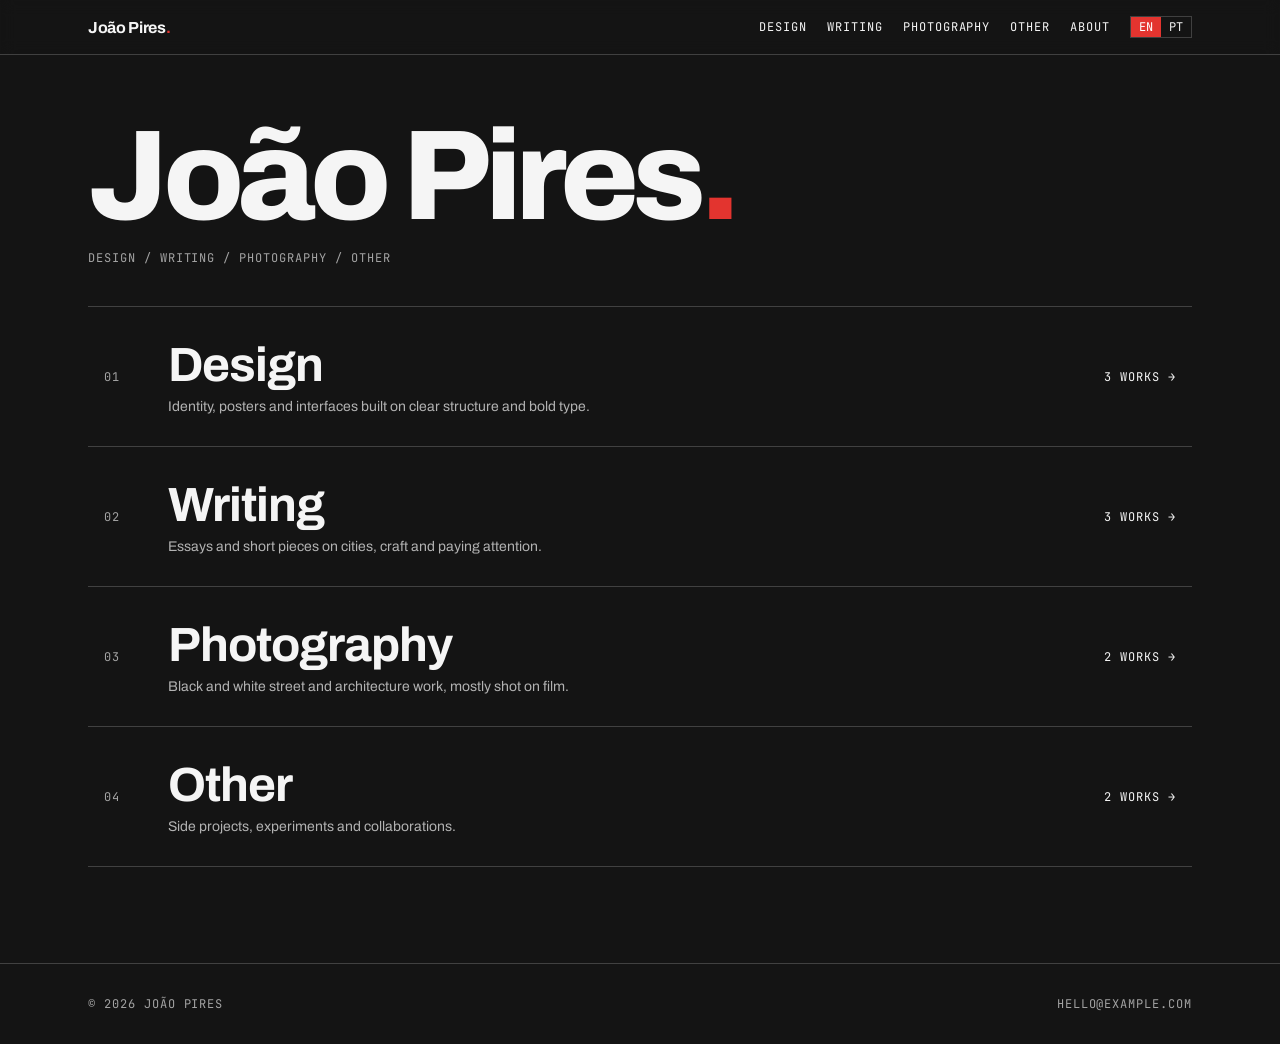
<file: index.html>
<!doctype html><html lang="en"><head><meta charset="utf-8"><meta name="viewport" content="width=device-width, initial-scale=1"><link rel="preconnect" href="https://fonts.googleapis.com"><link rel="stylesheet" href="https://fonts.googleapis.com/css2?family=Archivo:wght@400;500;700;800&family=JetBrains+Mono&display=swap"><link rel="stylesheet" href="style.css"><title>João Pires — Portfolio</title><meta name="description" content="Portfolio of João Pires: design, writing, photography and more."></head>
<body data-page="home"><header></header>
<main class="wrap"><section class="hero reveal"><h1><span id="hero-name">João Pires</span><span class="red">.</span></h1><p class="label muted" id="area-names"></p></section>
<section class="areas" id="areas"></section></main>
<footer></footer><script src="data.js"></script><script src="main.js"></script></body></html>
</file>
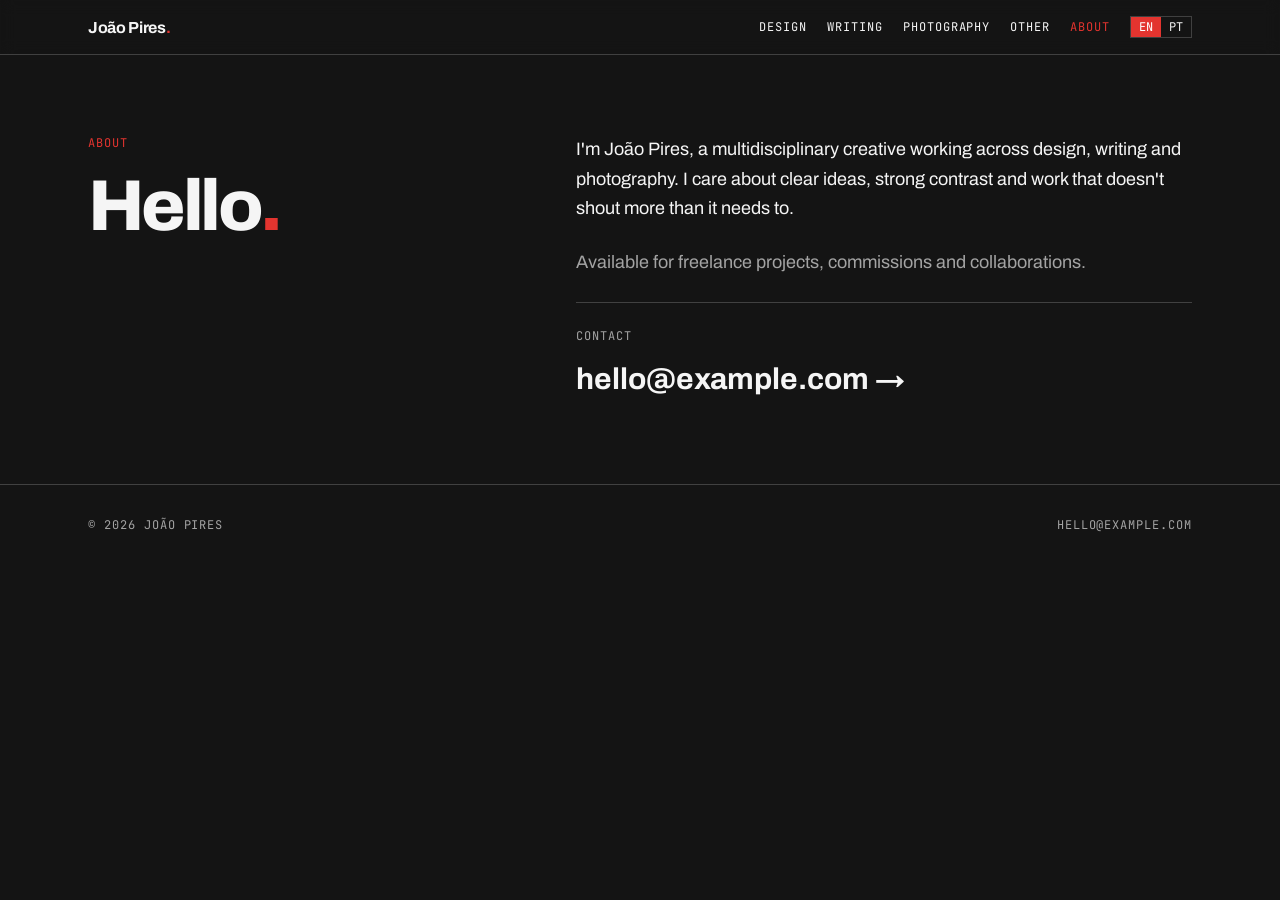
<file: about.html>
<!doctype html><html lang="en"><head><meta charset="utf-8"><meta name="viewport" content="width=device-width, initial-scale=1"><link rel="preconnect" href="https://fonts.googleapis.com"><link rel="stylesheet" href="https://fonts.googleapis.com/css2?family=Archivo:wght@400;500;700;800&family=JetBrains+Mono&display=swap"><link rel="stylesheet" href="style.css"><title>About — João Pires</title></head>
<body data-page="about"><header></header><main class="wrap about reveal" id="about"></main>
<footer></footer><script src="data.js"></script><script src="main.js"></script></body></html>
</file>
<file: style.css>
*{box-sizing:border-box;margin:0;padding:0}
:root{--bg:#141414;--fg:#f5f5f5;--muted:#a3a3a3;--line:rgba(245,245,245,.2);--red:#e3342f;--panel:#262626}
body{background:var(--bg);color:var(--fg);font-family:"Archivo",system-ui,sans-serif;-webkit-font-smoothing:antialiased}
a{color:inherit;text-decoration:none}
::selection{background:var(--red);color:#fff}
.wrap{max-width:72rem;margin:0 auto;padding:0 1.5rem}
.label{font-family:"JetBrains Mono",monospace;font-size:.75rem;text-transform:uppercase;letter-spacing:.08em}
.muted{color:var(--muted)}.red{color:var(--red)}
header{position:sticky;top:0;z-index:10;border-bottom:1px solid var(--line);background:rgba(20,20,20,.9);backdrop-filter:blur(8px)}
header .wrap{display:flex;flex-wrap:wrap;justify-content:space-between;align-items:center;gap:1rem;padding-top:1rem;padding-bottom:1rem}
.logo{font-weight:700;letter-spacing:-.02em}
nav{display:flex;flex-wrap:wrap;gap:1.25rem}
nav a:hover,nav a.active{color:var(--red)}
footer{border-top:1px solid var(--line)}
footer .wrap{display:flex;justify-content:space-between;padding-top:2rem;padding-bottom:2rem}
footer a:hover{color:var(--red)}
.reveal{animation:reveal .7s cubic-bezier(.2,.7,.2,1) both}
@keyframes reveal{from{opacity:0;transform:translateY(16px)}to{opacity:1;transform:none}}
.hero{padding:4rem 0 2.5rem}
.hero h1{font-size:clamp(3.5rem,11vw,8rem);font-weight:800;line-height:.9;letter-spacing:-.05em}
.hero p{margin-top:1rem}
.areas{border-top:1px solid var(--line);padding-bottom:6rem}
.area{display:grid;grid-template-columns:3rem 1fr auto;align-items:baseline;gap:1rem;border-bottom:1px solid var(--line);padding:2rem 1rem;transition:background .2s,color .2s}
.area:hover{background:var(--fg);color:var(--bg)}
.area:hover .num{color:var(--red)}
.area h2{font-size:clamp(1.9rem,5vw,3rem);font-weight:700;letter-spacing:-.02em}
.area p{margin-top:.5rem;max-width:32rem;font-size:.875rem;opacity:.7}
.page-head{padding:5rem 0}
.page-head h1{margin-top:1rem;font-size:clamp(3rem,8vw,4.5rem);font-weight:800;letter-spacing:-.05em}
.page-head .intro{margin-top:1.5rem;max-width:36rem;font-size:1.125rem}
.grid{display:grid;gap:3.5rem 2rem;border-top:1px solid var(--line);padding:3rem 0 6rem}
@media(min-width:768px){.grid{grid-template-columns:1fr 1fr}.about{grid-template-columns:1fr 1.4fr}}
.thumb{aspect-ratio:4/5;overflow:hidden;background:var(--panel)}
.thumb img{width:100%;height:100%;object-fit:cover;filter:grayscale(1);transition:transform .7s}
.item:hover .thumb img{transform:scale(1.05)}
.thumb.text{display:flex;align-items:flex-end;padding:1.5rem;background:var(--fg);color:var(--bg);font-size:2.25rem;font-weight:700;line-height:1;letter-spacing:-.02em}
.item-row{margin-top:1rem;display:flex;justify-content:space-between;align-items:baseline;gap:1rem}
.item h2{font-size:1.25rem;font-weight:700;transition:color .2s}
.item:hover h2{color:var(--red)}
.item p{margin-top:.25rem;font-size:.875rem}
.about{display:grid;gap:3rem;padding:5rem 1.5rem}
.about h1{margin-top:1rem;font-size:clamp(3rem,8vw,4.5rem);font-weight:800;letter-spacing:-.05em}
.about .body{font-size:1.125rem;line-height:1.65}
.about .body>*+*{margin-top:1.5rem}
.contact{border-top:1px solid var(--line);padding-top:1.5rem}
.contact a{display:block;margin-top:.5rem;font-size:1.875rem;font-weight:700}
.contact a:hover{color:var(--red)}
nav{align-items:center}
.lang{display:inline-flex;border:1px solid var(--line,#333)}
.lang button{background:none;border:0;color:inherit;font:inherit;padding:2px 8px;cursor:pointer}
.lang button:hover{color:var(--red)}
.lang button.on{background:var(--red);color:#fff}
</file>
